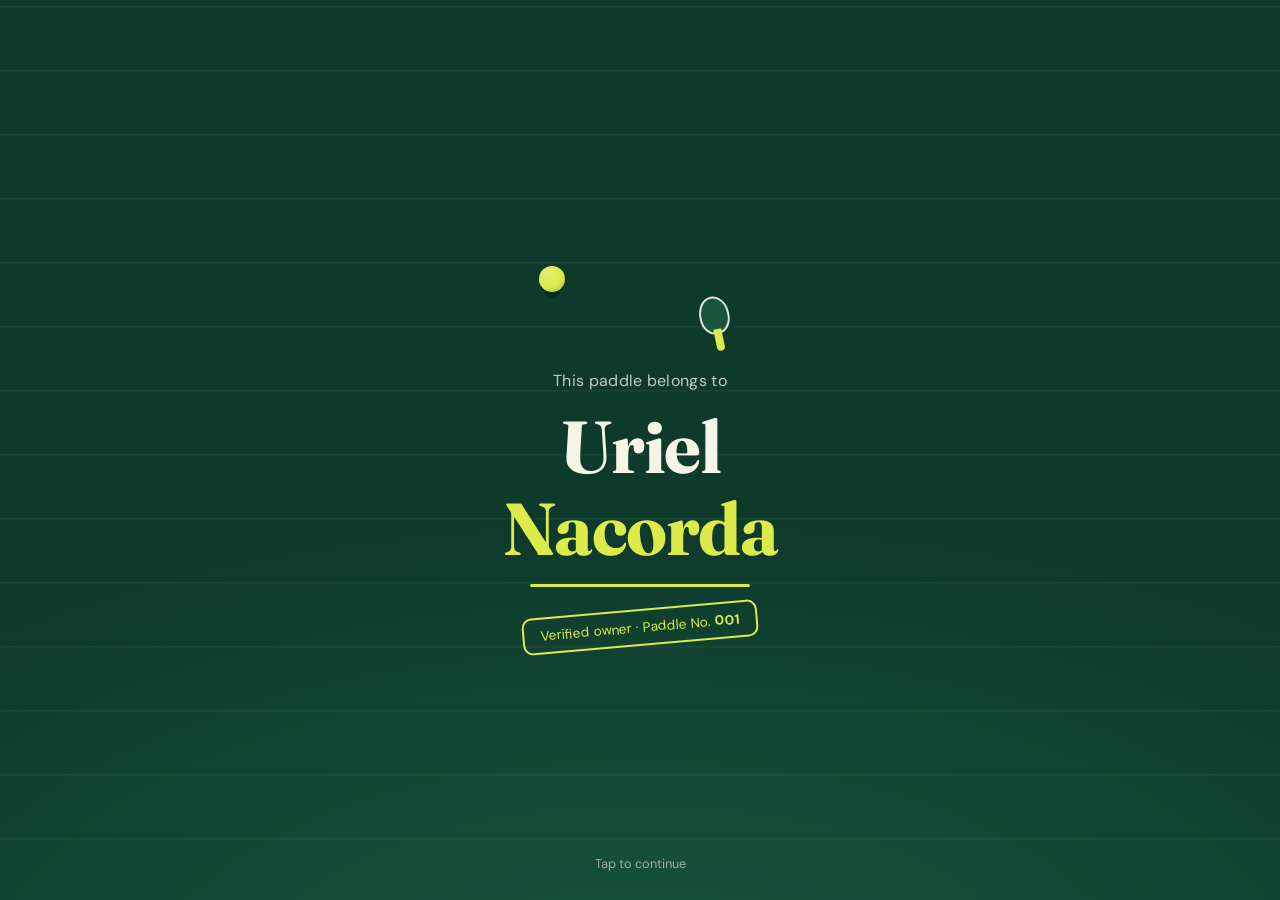
<file: index.html>
<!doctype html>
<html lang="en">
  <head>
    <meta charset="UTF-8" />
    <meta
      name="viewport"
      content="width=device-width, initial-scale=1, viewport-fit=cover"
    />
    <meta name="theme-color" content="#f6f3e8" />
    <title>Paddle ID</title>
    <link rel="icon" type="image/svg+xml" href="assets/images/favicon.svg" />
    <link rel="preconnect" href="https://fonts.googleapis.com" />
    <link rel="preconnect" href="https://fonts.gstatic.com" crossorigin />
    <link
      href="https://fonts.googleapis.com/css2?family=Fraunces:opsz,wght@9..144,600;9..144,700&family=DM+Sans:wght@400;500;700&display=swap"
      rel="stylesheet"
    />
    <link rel="stylesheet" href="assets/css/style.css" />
  </head>
  <body class="locked">
    <!-- ===== Ownership reveal ===== -->
    <div
      class="splash"
      id="splash"
      role="button"
      tabindex="0"
      aria-label="Skip intro"
    >
      <div class="splash__inner">
        <div class="volley" aria-hidden="true">
          <div class="ball"></div>
          <div class="paddle"></div>
        </div>
        <p class="kicker">This paddle belongs to</p>
        <h2 class="owner">
          <span class="mask"><span>Uriel</span></span>
          <span class="mask"><span>Nacorda</span></span>
        </h2>
        <div class="rule" aria-hidden="true"></div>
        <p class="stamp">
          Verified owner · Paddle No. <b id="paddleNo">001</b>
        </p>
      </div>
      <p class="hint">Tap to continue</p>
    </div>

    <!-- ===== Profile ===== -->
    <main class="profile-page" id="page">
      <header class="bar">
        <a class="bar__brand" href="brand.html" aria-label="PaddleID — about the brand">
          <img class="brand-mark" src="assets/images/favicon.svg" alt="" />
          <span>Paddle<span>ID</span></span>
        </a>
        <div class="bar__meta">
          <div class="bar__account">
            <button
              class="icon-btn"
              id="themeOpen"
              type="button"
              aria-label="Choose a color theme"
              aria-haspopup="dialog"
              aria-controls="themePicker"
              title="Choose a color theme"
            >
              ◉
            </button>
            <button class="icon-btn" id="replay" aria-label="Replay intro">
              ↻
            </button>
          </div>
        </div>
      </header>

      <section class="head">
        <div class="head__profile">
          <div class="ring">
            <div class="avatar">
              <button class="avatar__trigger" id="imageOpen" aria-label="View photo of Uriel Nacorda">
                <img src="assets/images/Pic1.jpg" alt="">
              </button>
            </div>
          </div>
          <h1 class="profile-name">
            Uriel Nacorda
            <svg class="verified" viewBox="0 0 24 24" aria-label="Verified owner">
              <path
                d="M12 1.8l2.5 1.7 3-.2 1.2 2.8 2.7 1.4-.4 3 1.5 2.6-1.9 2.4.1 3-2.9.9-1.8 2.4-2.8-1.1-2.8 1.1-1.8-2.4-2.9-.9.1-3-1.9-2.4 1.5-2.6-.4-3 2.7-1.4 1.2-2.8 3 .2z"
                fill="var(--court)"
              />
              <path
                d="M8 12.3l2.7 2.7L16.2 9.5"
                fill="none"
                stroke="var(--ball)"
                stroke-width="2.2"
                stroke-linecap="round"
                stroke-linejoin="round"
              />
            </svg>
          </h1>
          <p class="profile-handle">@urielnacorda · Beginner player just starting out!</p>
          <p class="profile-role">Pickleball player · Cebu, PH</p>
        </div>
      </section>

      <section class="idcard" aria-label="Owner verification">
        <div class="idcard__top">
          <span class="idcard__verified"><span aria-hidden="true">✓</span> Verified owner</span>
        </div>
      </section>

      <ul class="stats" aria-label="Player statistics">
        <li><b>2.0</b><span>DUPR self rating</span></li>
      </ul>

      <div class="actions">
        <button class="btn btn--main" data-sheet="found">
          Found this paddle? Contact Uriel Nacorda
        </button>
        
      </div>

      <ul class="highlights" id="highlights"></ul>

      <div class="grid-tabs">
        <span class="on">Gallery</span>
      </div>
      <div class="grid" id="grid"></div>
    </main>

    <dialog class="sheet" id="sheet">
      <div class="sheet__grab"></div>
      <h3 id="sheetTitle"></h3>
      <div id="sheetBody"></div>
      <button class="btn sheet__close" id="sheetClose">Close</button>
    </dialog>

    <dialog class="theme-picker" id="themePicker" aria-labelledby="themeTitle">
      <header class="theme-picker__header">
        <div>
          <h2 id="themeTitle">Choose a color theme</h2>
          <p>Pick a palette to recolor this profile.</p>
        </div>
        <button class="theme-picker__close" id="themeClose" type="button" aria-label="Close color themes">×</button>
      </header>
      <p class="theme-picker__status" id="themeStatus" aria-live="polite">Select a palette to preview it on your profile.</p>
      <div class="theme-picker__list" id="themeList"></div>
    </dialog>

    <dialog class="image-viewer" id="imageViewer" aria-label="Photo of Uriel Nacorda">
      <button class="image-viewer__close" id="imageClose" aria-label="Close image">×</button>
      <img src="assets/images/Pic1.jpg" alt="Uriel Nacorda">
    </dialog>

    <dialog class="post-viewer" id="postViewer" aria-label="Posts">
      <header class="post-viewer__header">
        <h2>Posts</h2>
        <button class="post-viewer__close" id="postClose" aria-label="Close posts">×</button>
      </header>
      <div class="post-feed" id="postFeed"></div>
    </dialog>

    <script src="assets/js/script.js"></script>
  </body>
</html>
</file>
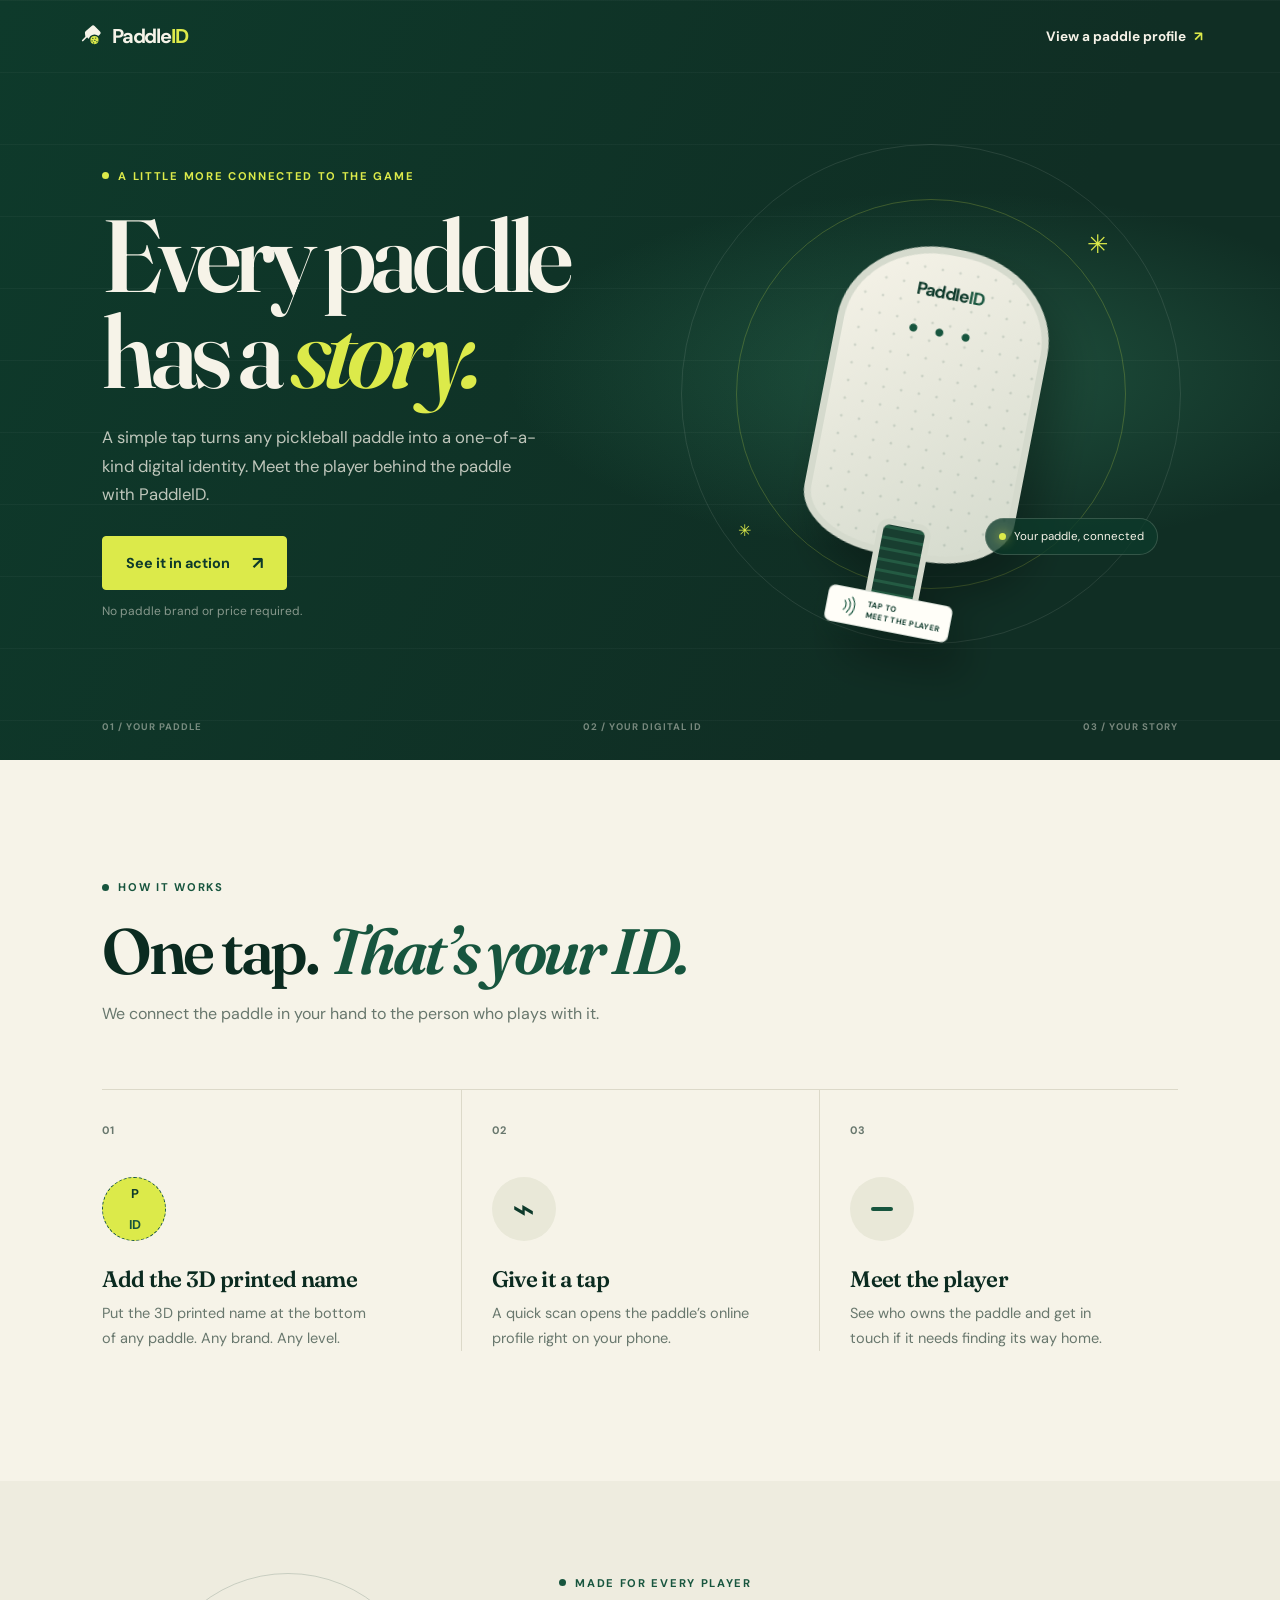
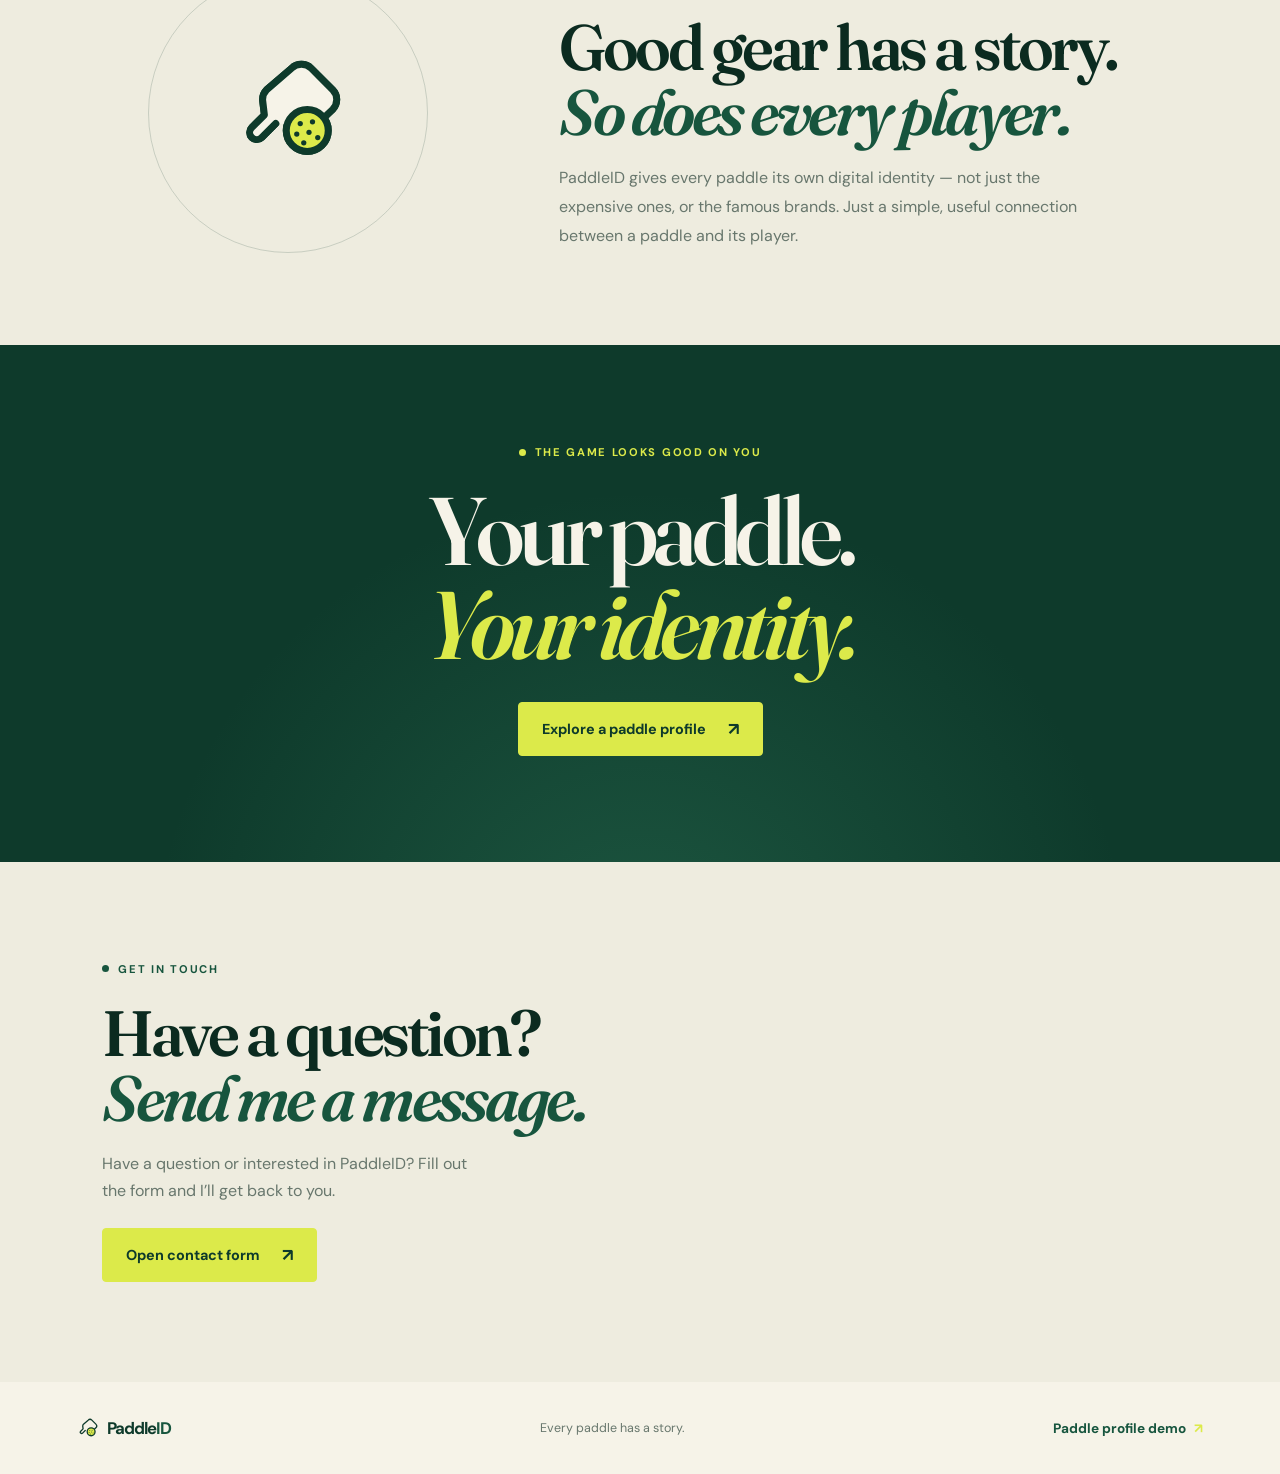
<file: brand.html>
<!doctype html>
<html lang="en">
  <head>
    <meta charset="UTF-8" />
    <meta name="viewport" content="width=device-width, initial-scale=1" />
    <meta name="theme-color" content="#0e3a2b" />
    <meta
      name="description"
      content="Every paddle has a story. Give yours a digital identity with PaddleID — tap an NFC sticker to meet the player behind the paddle."
    />
    <title>PaddleID — Every paddle has a story</title>
    <link rel="icon" type="image/svg+xml" href="assets/images/favicon.svg" />
    <link rel="preconnect" href="https://fonts.googleapis.com" />
    <link rel="preconnect" href="https://fonts.gstatic.com" crossorigin />
    <link
      href="https://fonts.googleapis.com/css2?family=Fraunces:opsz,wght@9..144,600;9..144,700&family=DM+Sans:wght@400;500;700&display=swap"
      rel="stylesheet"
    />
    <link rel="stylesheet" href="assets/css/brand.css" />
  </head>
  <body class="brand-page">
    <header class="site-header">
      <a class="wordmark" href="brand.html" aria-label="PaddleID home">
        <img class="brand-mark" src="assets/images/favicon.svg" alt="" />
        <span>Paddle<span>ID</span></span>
      </a>
      <a class="header-link" href="index.html">View a paddle profile <span aria-hidden="true">↗</span></a>
    </header>

    <main>
      <section class="hero">
        <div class="hero__copy">
          <p class="eyebrow"><span></span> A little more connected to the game</p>
          <h1>Every paddle<br />has a <em>story.</em></h1>
          <p class="hero__description">
            A simple tap turns any pickleball paddle into a one-of-a-kind digital identity.
            Meet the player behind the paddle with PaddleID.
          </p>
          <a class="button" href="index.html">See it in action <span aria-hidden="true">↗</span></a>
          <p class="hero__note">No paddle brand or price required.</p>
        </div>

        <div class="hero-art" aria-label="A PaddleID NFC tag at the bottom of the paddle handle">
          <div class="orbit orbit--one"></div>
          <div class="orbit orbit--two"></div>
          <div class="paddle">
            <span class="paddle__face">
              <span class="paddle__brand">Paddle<span>ID</span></span>
              <span class="paddle__dots" aria-hidden="true">● ● ●</span>
            </span>
            <span class="paddle__grip"></span>
            <span class="paddle__tag">
              <svg viewBox="0 0 40 40" aria-hidden="true">
                <path d="M14 12a12 12 0 0 1 0 16M20 8a18 18 0 0 1 0 24M26 4a24 24 0 0 1 0 32" />
              </svg>
              <span>tap to<br />meet the player</span>
            </span>
          </div>
          <div class="scan-label"><span class="scan-label__dot"></span> Your paddle, connected</div>
          <span class="hero-art__spark hero-art__spark--one" aria-hidden="true">✳</span>
          <span class="hero-art__spark hero-art__spark--two" aria-hidden="true">✳</span>
        </div>
        <div class="hero__footer">
          <span>01 / YOUR PADDLE</span>
          <span>02 / YOUR DIGITAL ID</span>
          <span>03 / YOUR STORY</span>
        </div>
      </section>

      <section class="how" id="how-it-works">
        <div class="section-heading">
          <p class="eyebrow"><span></span> How it works</p>
          <h2>One tap. <em>That’s your ID.</em></h2>
          <p>We connect the paddle in your hand to the person who plays with it.</p>
        </div>
        <div class="steps">
          <article class="step">
            <span class="step__number">01</span>
            <div class="step__icon step__icon--sticker" aria-hidden="true">P<span>ID</span></div>
            <h3>Add the 3D printed name</h3>
            <p>Put the 3D printed name at the bottom of any paddle. Any brand. Any level.</p>
          </article>
          <article class="step">
            <span class="step__number">02</span>
            <div class="step__icon step__icon--tap" aria-hidden="true">⌁</div>
            <h3>Give it a tap</h3>
            <p>A quick scan opens the paddle’s online profile right on your phone.</p>
          </article>
          <article class="step">
            <span class="step__number">03</span>
            <div class="step__icon step__icon--profile" aria-hidden="true">
              <span></span><span></span><span></span>
            </div>
            <h3>Meet the player</h3>
            <p>See who owns the paddle and get in touch if it needs finding its way home.</p>
          </article>
        </div>
      </section>

      <section class="manifesto">
        <div class="manifesto__mark" aria-hidden="true">
          <img class="brand-mark" src="assets/images/favicon.svg" alt="" />
        </div>
        <div>
          <p class="eyebrow"><span></span> Made for every player</p>
          <h2>Good gear has a story.<br /><em>So does every player.</em></h2>
          <p>
            PaddleID gives every paddle its own digital identity — not just the expensive
            ones, or the famous brands. Just a simple, useful connection between a paddle
            and its player.
          </p>
        </div>
      </section>

      <section class="closing">
        <p class="eyebrow"><span></span> The game looks good on you</p>
        <h2>Your paddle.<br /><em>Your identity.</em></h2>
        <a class="button button--light" href="index.html">Explore a paddle profile <span aria-hidden="true">↗</span></a>
      </section>

      <section class="contact" id="contact">
        <div class="contact__copy">
          <p class="eyebrow"><span></span> Get in touch</p>
          <h2>Have a question?<br /><em>Send me a message.</em></h2>
          <p>Have a question or interested in PaddleID? Fill out the form and I’ll get back to you.</p>
          <a
            class="button"
            href="https://forms.gle/tfFuWHApiyFoaRMC9"
            target="_blank"
            rel="noopener noreferrer"
          >Open contact form <span aria-hidden="true">↗</span></a>
        </div>
      </section>
    </main>

    <footer class="site-footer">
      <a class="wordmark" href="brand.php">
        <img class="brand-mark" src="assets/images/favicon.svg" alt="" />
        <span>Paddle<span>ID</span></span>
      </a>
      <p>Every paddle has a story.</p>
      <a href="index.html">Paddle profile demo <span aria-hidden="true">↗</span></a>
    </footer>
  </body>
</html>
</file>
<file: assets/css/style.css>
:root {
  --pine: #0e3a2b;
  --court: #17553e;
  --paper: #f6f3e8;
  --card: #ffffff;
  --ink: #0b2b20;
  --mute: #5d6f66;
  --hair: #dcd9c9;
  --ball: #dcea4a;
  --serif: "Fraunces", Georgia, "Times New Roman", serif;
  --sans: "DM Sans", system-ui, -apple-system, "Segoe UI", Roboto, sans-serif;
}
*,
*::before,
*::after {
  box-sizing: border-box;
}
html {
  -webkit-text-size-adjust: 100%;
}
body {
  margin: 0;
  font-family: var(--sans);
  color: var(--paper);
  background: var(--pine);
}
body.locked {
  overflow: hidden;
}
button {
  font: inherit;
  color: inherit;
  cursor: pointer;
}
:focus-visible {
  outline: 3px solid var(--court);
  outline-offset: 2px;
}

/* =============== SPLASH (ownership reveal) =============== */
.splash {
  position: fixed;
  inset: 0;
  z-index: 20;
  display: grid;
  place-items: center;
  background:
    linear-gradient(color-mix(in srgb, var(--paper) 7%, transparent) 1px, transparent 1px) 0 62% / 100%
      64px,
    radial-gradient(120% 80% at 50% 110%, var(--court), var(--pine) 65%);
  color: var(--paper);
  text-align: center;
  padding: 24px;
  transition: transform 0.9s cubic-bezier(0.77, 0, 0.18, 1);
  cursor: pointer;
}
.splash.leave {
  transform: translateY(-100%);
}
.splash__inner {
  display: grid;
  justify-items: center;
  gap: 14px;
}

.volley {
  position: relative;
  width: min(220px, 70vw);
  height: 92px;
}
.ball {
  position: absolute;
  top: 0;
  left: 0;
  width: 26px;
  height: 26px;
  border-radius: 50%;
  background: radial-gradient(
    circle at 35% 30%,
    color-mix(in srgb, var(--ball) 72%, var(--paper)),
    var(--ball) 55%,
    color-mix(in srgb, var(--ball) 72%, var(--pine))
  );
  box-shadow: 0 10px 0 -4px rgba(0, 0, 0, 0.18);
  animation: volley 2.3s cubic-bezier(0.45, 0, 0.55, 1) both;
}
@keyframes volley {
  0% {
    left: 80%;
    top: 62px;
  }
  10% {
    left: 4%;
    top: 12px;
  }
  20% {
    left: 80%;
    top: 62px;
  }
  30% {
    left: 4%;
    top: 12px;
  }
  40% {
    left: 80%;
    top: 62px;
  }
  50% {
    left: 4%;
    top: 12px;
  }
  60% {
    left: 80%;
    top: 62px;
  }
  70%,
  100% {
    left: 4%;
    top: 12px;
  }
}
.paddle {
  position: absolute;
  top: 42px;
  left: 78%;
  width: 30px;
  height: 38px;
  border: 2px solid color-mix(in srgb, var(--paper) 90%, transparent);
  border-radius: 50% 50% 45% 45%;
  background: var(--court);
  transform: rotate(-12deg);
  transform-origin: 50% 85%;
  animation: paddle-volley 2.4s ease-in-out both;
}
.paddle::after {
  position: absolute;
  top: 31px;
  left: 9px;
  width: 8px;
  height: 22px;
  border-radius: 0 0 4px 4px;
  background: var(--ball);
  content: "";
}
@keyframes paddle-volley {
  0%,
  14%,
  34%,
  54%,
  70%,
  100% {
    transform: rotate(-12deg);
  }
  20%,
  40%,
  60% {
    transform: rotate(28deg);
  }
}

.kicker {
  margin: 10px 0 0;
  font-size: 1rem;
  color: color-mix(in srgb, var(--paper) 78%, transparent);
  opacity: 0;
  animation:
    fadeIn 0.9s ease 2.3s forwards,
    track 1.4s ease 2.3s both;
}
@keyframes track {
  from {
    letter-spacing: 0.28em;
  }
  to {
    letter-spacing: 0.02em;
  }
}
@keyframes fadeIn {
  to {
    opacity: 1;
  }
}

.owner {
  margin: 0;
  display: flex;
  flex-direction: column;
  align-items: center;
  font: 700 clamp(2.8rem, 15vw, 4.6rem)/1 var(--serif);
  letter-spacing: -0.02em;
}
.mask {
  display: block;
  overflow: hidden;
  padding: 0.06em 0.04em;
}
.mask > span {
  display: block;
  transform: translateY(110%);
  animation: rise 0.9s cubic-bezier(0.2, 0.8, 0.2, 1) forwards;
}
.mask:nth-child(1) > span {
  animation-delay: 2.6s;
}
.mask:nth-child(2) > span {
  animation-delay: 2.8s;
  color: var(--ball);
}
@keyframes rise {
  to {
    transform: translateY(0);
  }
}

.rule {
  height: 3px;
  width: min(220px, 60vw);
  border-radius: 2px;
  background: var(--ball);
  transform: scaleX(0);
  transform-origin: left;
  animation: draw 0.8s ease 3.6s forwards;
}
@keyframes draw {
  to {
    transform: scaleX(1);
  }
}

.stamp {
  margin: 8px 0 0;
  padding: 8px 16px;
  font-size: 0.85rem;
  border: 2px solid var(--ball);
  border-radius: 10px;
  color: var(--ball);
  opacity: 0;
  transform: rotate(-5deg) scale(2);
  animation: stamp 0.45s cubic-bezier(0.2, 0.9, 0.3, 1.2) 4.1s forwards;
}
@keyframes stamp {
  to {
    opacity: 1;
    transform: rotate(-5deg) scale(1);
  }
}

.hint {
  position: absolute;
  bottom: max(28px, env(safe-area-inset-bottom));
  margin: 0;
  font-size: 0.8rem;
  color: color-mix(in srgb, var(--paper) 60%, transparent);
  opacity: 0;
  animation: fadeIn 0.6s ease 4.7s forwards;
}

/* =============== PROFILE =============== */
.profile-page {
  max-width: 768px;
  margin: 0 auto;
  min-height: 100dvh;
  padding-bottom: 40px;
  background: var(--pine);
  color: var(--paper);
}

.bar {
  position: sticky;
  top: 0;
  z-index: 5;
  display: flex;
  align-items: center;
  justify-content: space-between;
  gap: 8px;
  padding: max(12px, env(safe-area-inset-top)) 16px 12px;
  background: color-mix(in srgb, var(--pine) 92%, transparent);
  backdrop-filter: blur(8px);
}
.bar__brand {
  display: inline-flex;
  align-items: center;
  gap: 7px;
  color: var(--paper);
  font-size: 1rem;
  font-weight: 700;
  letter-spacing: -0.045em;
  text-decoration: none;
}
.bar__brand .brand-mark {
  display: block;
  width: 24px;
  height: 30px;
  flex: 0 0 auto;
  object-fit: contain;
}
.bar__brand span span {
  color: var(--ball);
}
.bar__meta {
  display: flex;
  align-items: center;
  gap: 12px;
}
.bar__location {
  color: color-mix(in srgb, var(--paper) 72%, transparent);
  font-size: 0.9rem;
  white-space: nowrap;
}
.bar__account {
  display: flex;
  align-items: center;
  gap: 4px;
}
.verified {
  width: 16px;
  height: 16px;
  flex: 0 0 auto;
}
.icon-btn {
  width: 40px;
  height: 40px;
  border: 0;
  border-radius: 50%;
  background: transparent;
  color: var(--paper);
  font-size: 1.3rem;
}
.icon-btn:active {
  background: var(--court);
}

.theme-picker {
  width: min(94vw, 480px);
  max-width: none;
  max-height: min(86dvh, 800px);
  margin: auto;
  padding: 18px;
  overflow-y: auto;
  border: 0;
  border-radius: 18px;
  background: var(--paper);
  color: var(--ink);
}
.theme-picker::backdrop {
  background: rgba(0, 0, 0, 0.58);
}
.theme-picker__header {
  position: sticky;
  top: -18px;
  z-index: 1;
  display: flex;
  align-items: flex-start;
  justify-content: space-between;
  gap: 12px;
  margin: -18px -18px 0;
  padding: 18px;
  background: var(--paper);
}
.theme-picker__header h2 {
  margin: 0;
  font: 700 1.25rem var(--serif);
}
.theme-picker__header p {
  margin: 3px 0 0;
  color: var(--mute);
  font-size: 0.86rem;
}
.theme-picker__close {
  display: grid;
  flex: 0 0 auto;
  place-items: center;
  width: 36px;
  height: 36px;
  padding: 0;
  border: 0;
  border-radius: 50%;
  background: var(--card);
  font-size: 1.5rem;
}
.theme-picker__status {
  min-height: 1.4em;
  margin: 0 0 12px;
  color: var(--mute);
  font-size: 0.84rem;
}
.theme-picker__list {
  display: grid;
  grid-template-columns: repeat(2, minmax(0, 1fr));
  gap: 10px;
}
.theme-picker__option {
  min-width: 0;
  padding: 7px;
  border: 1px solid var(--hair);
  border-radius: 12px;
  background: var(--card);
  text-align: left;
}
.theme-picker__option[aria-pressed="true"] {
  border: 2px solid var(--court);
  padding: 6px;
}
.theme-picker__swatches {
  display: grid;
  grid-template-columns: repeat(5, 1fr);
  height: 52px;
  overflow: hidden;
  border-radius: 7px;
}
.theme-picker__swatch {
  min-width: 0;
}
.theme-picker__meta {
  display: flex;
  justify-content: space-between;
  gap: 8px;
  margin-top: 7px;
  color: var(--mute);
  font-size: 0.73rem;
}
.theme-picker__meta span {
  overflow: hidden;
  text-overflow: ellipsis;
  white-space: nowrap;
}
.head {
  padding: 24px 20px 0;
  text-align: center;
}
.head__profile {
  display: grid;
  justify-items: center;
  gap: 8px;
}
.ring {
  flex: none;
  padding: 5px;
  border-radius: 50%;
  background: var(--ball);
}
.avatar {
  width: clamp(112px, 25vw, 192px);
  height: clamp(112px, 25vw, 192px);
  border-radius: 50%;
  display: grid;
  place-items: center;
  overflow: hidden;
  background: var(--court);
  color: var(--paper);
  border: 3px solid var(--pine);
  font: 700 1.8rem var(--serif);
}
.avatar img {
  width: 100%;
  height: 100%;
  object-fit: cover;
}
.avatar__trigger {
  display: block;
  width: 100%;
  height: 100%;
  padding: 0;
  border: 0;
  background: none;
}
.avatar__trigger:focus-visible {
  outline: 2px solid var(--ball);
  outline-offset: -2px;
}

.profile-name {
  display: flex;
  align-items: center;
  justify-content: center;
  gap: 8px;
  margin: 10px 0 0;
  font-size: clamp(1.65rem, 5vw, 3rem);
  line-height: 1.1;
  letter-spacing: -0.04em;
}
.profile-name .verified {
  width: clamp(18px, 3vw, 26px);
  height: clamp(18px, 3vw, 26px);
}
.profile-handle,
.profile-role {
  margin: 0;
  color: color-mix(in srgb, var(--paper) 68%, transparent);
  font-size: clamp(0.88rem, 2.8vw, 1.35rem);
  line-height: 1.4;
}
.profile-role {
  font-size: 0.88rem;
}

.stats {
  display: grid;
  grid-template-columns: minmax(0, 1fr);
  gap: clamp(10px, 2.5vw, 18px);
  margin: 18px clamp(16px, 5.2vw, 40px) 0;
  padding: 0;
  list-style: none;
  text-align: center;
}
.stats li {
  display: grid;
  align-content: center;
  gap: 2px;
  min-height: clamp(84px, 16.7vw, 128px);
  padding: 12px 6px;
  border-radius: clamp(18px, 4vw, 32px);
  background: color-mix(in srgb, var(--court) 28%, var(--pine));
}
.stats b {
  display: block;
  font: 700 clamp(1.55rem, 5.8vw, 3rem) var(--sans);
  line-height: 1.05;
}
.stats span {
  color: color-mix(in srgb, var(--paper) 68%, transparent);
  font-size: clamp(0.72rem, 2.3vw, 1.15rem);
}

/* Owner verification */
.idcard {
  margin: 32px clamp(16px, 5.2vw, 40px) 0;
  padding: clamp(20px, 5.8vw, 44px);
  border-radius: clamp(24px, 6vw, 56px);
  background: var(--ball);
  color: var(--ink);
}
.idcard__top {
  display: flex;
  justify-content: center;
  align-items: center;
  gap: 12px;
  font-size: clamp(0.72rem, 2.3vw, 1.2rem);
  font-weight: 700;
  letter-spacing: 0.1em;
  text-align: center;
  text-transform: uppercase;
}
.idcard__verified {
  display: inline-flex;
  align-items: center;
  gap: 8px;
  white-space: nowrap;
}
.idcard__verified span {
  font-size: 1.3em;
}
.actions {
  display: flex;
  gap: 8px;
  margin: 32px clamp(16px, 5.2vw, 40px) 0;
}
.btn {
  min-height: 42px;
  padding: 10px 16px;
  border: 0;
  border-radius: 10px;
  background: var(--hair);
  font-weight: 700;
  font-size: 0.9rem;
  transition: transform 0.12s ease;
}
.btn:active {
  transform: scale(0.97);
}
.btn--main {
  flex: 1;
  min-height: clamp(58px, 14vw, 108px);
  border: 3px solid var(--ball);
  border-radius: 999px;
  background: transparent;
  color: var(--ball);
  font-size: clamp(0.9rem, 3.1vw, 1.5rem);
}

/* Highlights */
.highlights {
  display: flex;
  gap: 16px;
  margin: 0;
  padding: 18px 16px 4px;
  list-style: none;
  overflow-x: auto;
  scrollbar-width: none;
}
.highlights::-webkit-scrollbar {
  display: none;
}
.hl {
  flex: none;
  display: block;
  width: 68px;
  color: inherit;
  text-decoration: none;
  text-align: center;
}
.hl__circle {
  display: grid;
  place-items: center;
  width: 64px;
  height: 64px;
  margin: 0 auto 6px;
  border-radius: 50%;
  font-size: 1.6rem;
  background: var(--card);
  border: 2px solid var(--hair);
}
.hl__circle svg {
  width: 29px;
  height: 29px;
  fill: currentColor;
  color: var(--court);
}
.hl span {
  font-size: 0.78rem;
}
.hl:focus-visible {
  border-radius: 8px;
}

/* Grid */
.grid-tabs {
  display: flex;
  margin-top: 14px;
  border-top: 1px solid var(--hair);
}
.grid-tabs span {
  flex: 0 1 160px;
  margin: -1px auto 0;
  text-align: center;
  padding: 12px 0 10px;
  color: var(--mute);
  border-top: 2px solid transparent;
  margin-top: -1px;
}
.grid-tabs .on {
  color: var(--ball);
  border-top-color: var(--ball);
}
.grid {
  display: grid;
  grid-template-columns: repeat(3, 1fr);
  gap: 2px;
}
.tile {
  position: relative;
  display: block;
  width: 100%;
  aspect-ratio: 1;
  border: 0;
  padding: 0;
  overflow: hidden;
  background: var(--hair);
}
.tile img {
  display: block;
  width: 100%;
  height: 100%;
  object-fit: cover;
}
.tile:focus-visible {
  z-index: 1;
}

/* Bottom sheet */
.sheet {
  width: 100%;
  max-width: 480px;
  margin: auto auto 0;
  padding: 10px 18px max(20px, env(safe-area-inset-bottom));
  border: 0;
  border-radius: 22px 22px 0 0;
  background: var(--paper);
  color: var(--ink);
}
.sheet[open] {
  animation: up 0.3s cubic-bezier(0.2, 0.8, 0.2, 1);
}
.sheet::backdrop {
  background: color-mix(in srgb, var(--pine) 55%, transparent);
}
@keyframes up {
  from {
    transform: translateY(40%);
    opacity: 0;
  }
}
.sheet__grab {
  width: 40px;
  height: 4px;
  margin: 0 auto 14px;
  border-radius: 2px;
  background: var(--hair);
}
.sheet h3 {
  margin: 0 0 4px;
  font: 700 1.3rem var(--serif);
}
.sheet p {
  margin: 0 0 12px;
  color: var(--mute);
  font-size: 0.92rem;
  line-height: 1.45;
}
.sheet ul {
  list-style: none;
  margin: 0 0 12px;
  padding: 0;
}
.sheet li {
  display: flex;
  justify-content: space-between;
  gap: 12px;
  padding: 11px 0;
  border-bottom: 1px solid var(--hair);
  font-size: 0.92rem;
}
.sheet li small {
  color: var(--mute);
  text-align: right;
}
.contact {
  display: grid;
  gap: 8px;
  margin-bottom: 12px;
}
.contact a {
  display: block;
  text-align: center;
  text-decoration: none;
  padding: 13px;
  border-radius: 10px;
  background: var(--court);
  color: var(--paper);
  font-weight: 700;
}
.contact a.alt {
  background: var(--hair);
  color: var(--ink);
}
.sheet__close {
  width: 100%;
}

/* Image viewer */
.image-viewer {
  position: fixed;
  width: min(94vw, 1000px);
  max-width: none;
  max-height: 90dvh;
  margin: auto;
  padding: 52px 12px 12px;
  overflow: visible;
  border: 0;
  border-radius: 14px;
  background: var(--ink);
}
.image-viewer::backdrop {
  background: rgba(0, 0, 0, 0.82);
}
.image-viewer img {
  display: block;
  max-width: 100%;
  max-height: calc(90dvh - 64px);
  margin: 0 auto;
  object-fit: contain;
}
.image-viewer__close {
  position: absolute;
  top: 8px;
  right: 8px;
  display: grid;
  place-items: center;
  width: 40px;
  height: 40px;
  padding: 0;
  border: 0;
  border-radius: 50%;
  background: rgba(255, 255, 255, 0.16);
  color: white;
  font-size: 1.8rem;
  line-height: 1;
}
.image-viewer__close:focus-visible {
  outline-color: white;
}

/* Scrollable social post feed */
.post-viewer {
  width: min(100vw, 640px);
  max-width: none;
  height: min(92dvh, 960px);
  max-height: none;
  margin: auto;
  padding: 0;
  overflow: hidden;
  border: 0;
  border-radius: 14px;
  background: var(--paper);
  color: var(--ink);
}
.post-viewer::backdrop {
  background: rgba(0, 0, 0, 0.68);
}
.post-viewer__header {
  position: relative;
  z-index: 1;
  display: flex;
  align-items: center;
  justify-content: center;
  height: 54px;
  border-bottom: 1px solid var(--hair);
  background: var(--paper);
}
.post-viewer__header h2 {
  margin: 0;
  font-size: 1rem;
}
.post-viewer__close {
  position: absolute;
  top: 7px;
  right: 10px;
  display: grid;
  place-items: center;
  width: 40px;
  height: 40px;
  padding: 0;
  border: 0;
  border-radius: 50%;
  background: transparent;
  font-size: 1.8rem;
}
.post-feed {
  height: calc(100% - 54px);
  overflow-y: auto;
  overscroll-behavior: contain;
  scroll-behavior: smooth;
}
.post-card {
  padding-bottom: 18px;
  border-bottom: 1px solid var(--hair);
  scroll-margin-top: 8px;
}
.post-card__header {
  display: flex;
  align-items: center;
  gap: 10px;
  padding: 12px 14px;
}
.post-card__avatar {
  width: 36px;
  height: 36px;
  border: 2px solid var(--court);
  border-radius: 50%;
  object-fit: cover;
}
.post-card__account {
  font-size: 0.88rem;
  font-weight: 700;
}
.post-card__location {
  display: block;
  color: var(--mute);
  font-size: 0.75rem;
}
.post-card__photo {
  display: block;
  width: 100%;
  max-height: 68dvh;
  padding: 0;
  overflow: hidden;
  border: 0;
  background: #111;
}
.post-card__photo img {
  display: block;
  width: 100%;
  max-height: 68dvh;
  object-fit: contain;
}
.post-card__body {
  padding: 10px 14px 0;
}
.post-card__actions {
  display: flex;
  gap: 16px;
  margin-bottom: 8px;
}
.post-action {
  padding: 2px 0;
  border: 0;
  background: transparent;
  font-size: 0.9rem;
}
.post-action--like.is-liked {
  color: #c32d45;
}
.post-card__likes {
  margin: 0 0 6px;
  font-size: 0.86rem;
  font-weight: 700;
}
.post-card__caption {
  margin: 0 0 6px;
  font-size: 0.88rem;
  line-height: 1.45;
}
.post-card__caption strong {
  margin-right: 5px;
}
.post-card__comments {
  display: grid;
  gap: 4px;
  margin: 8px 0;
  padding: 0;
  list-style: none;
  font-size: 0.86rem;
}
.post-card__comment strong {
  margin-right: 5px;
}
.post-card__comment-form {
  display: flex;
  gap: 8px;
  margin-top: 8px;
  padding-top: 8px;
  border-top: 1px solid var(--hair);
}
.post-card__comment-input {
  min-width: 0;
  flex: 1;
  padding: 8px 0;
  border: 0;
  background: transparent;
  color: var(--ink);
  font: inherit;
  font-size: 0.86rem;
}
.post-card__comment-submit {
  padding: 6px 0 6px 8px;
  border: 0;
  background: transparent;
  color: var(--court);
  font: inherit;
  font-size: 0.86rem;
  font-weight: 700;
}
.post-card__share-status {
  min-height: 1.2em;
  margin: 4px 0 0;
  color: var(--mute);
  font-size: 0.78rem;
}

@media (min-width: 520px) {
  body {
    background: color-mix(in srgb, var(--pine) 80%, var(--ink));
  }
  .profile-page {
    box-shadow: 0 0 40px color-mix(in srgb, var(--ink) 12%, transparent);
  }
}
@media (min-width: 900px) {
  body {
    background: var(--pine);
  }
  .profile-page {
    display: grid;
    grid-template-columns: minmax(220px, 300px) minmax(0, 1fr);
    grid-template-areas:
      "bar bar"
      "profile card"
      "profile stats"
      "profile actions"
      "profile highlights"
      "profile tabs"
      "profile grid";
    column-gap: clamp(24px, 3vw, 40px);
    row-gap: 20px;
    width: 100%;
    max-width: none;
    padding-right: clamp(16px, 3vw, 40px);
    padding-left: clamp(16px, 3vw, 40px);
  }
  .bar {
    grid-area: bar;
    padding-right: clamp(24px, 4vw, 40px);
    padding-left: clamp(24px, 4vw, 40px);
  }
  .head {
    grid-area: profile;
    align-self: start;
    position: sticky;
    top: 24px;
    padding: 24px 0 0;
    text-align: left;
  }
  .head__profile {
    justify-items: start;
  }
  .avatar {
    width: 132px;
    height: 132px;
  }
  .profile-name {
    justify-content: flex-start;
    margin-top: 10px;
    font-size: clamp(1.75rem, 3vw, 2.25rem);
  }
  .profile-name .verified {
    width: 22px;
    height: 22px;
  }
  .profile-handle {
    font-size: 0.95rem;
  }
  .profile-role {
    font-size: 0.82rem;
  }
  .idcard {
    grid-area: card;
    justify-self: center;
    width: min(100%, 600px);
    margin: 0;
    padding: clamp(20px, 2vw, 28px);
    border-radius: 28px;
  }
  .stats {
    grid-area: stats;
    justify-self: center;
    width: min(100%, 600px);
    gap: 10px;
    margin: 0;
  }
  .stats li {
    min-height: 0;
    padding: 14px 8px;
    border-radius: 18px;
  }
  .stats b {
    font-size: clamp(1.45rem, 2.5vw, 1.8rem);
  }
  .stats span {
    font-size: 0.76rem;
  }
  .actions {
    grid-area: actions;
    justify-self: center;
    width: min(100%, 600px);
    margin: 0;
  }
  .btn--main {
    min-height: 56px;
    font-size: 1rem;
  }
  .highlights {
    grid-area: highlights;
    align-self: start;
    justify-self: center;
    justify-content: center;
    width: min(100%, 600px);
    gap: 12px;
    padding: 4px 0;
  }
  .hl {
    width: 56px;
  }
  .hl__circle {
    width: 48px;
    height: 48px;
    font-size: 1.3rem;
  }
  .hl__circle svg {
    width: 23px;
    height: 23px;
  }
  .hl span {
    font-size: 0.7rem;
  }
  .grid-tabs {
    grid-area: tabs;
    justify-self: center;
    width: min(100%, 960px);
    margin-top: 0;
  }
  .grid {
    grid-area: grid;
    justify-self: center;
    width: min(100%, 960px);
    gap: 14px;
  }
}

:root[data-palette="default"] {
  color-scheme: light;
}
:root[data-palette="default"] body {
  color: var(--ink);
  background: var(--paper);
}
:root[data-palette="default"] .profile-page {
  background: var(--paper);
  color: var(--ink);
}
:root[data-palette="default"] .bar {
  background: color-mix(in srgb, var(--paper) 92%, transparent);
}
:root[data-palette="default"] .bar__brand,
:root[data-palette="default"] .icon-btn {
  color: var(--ink);
}
:root[data-palette="default"] .bar__brand span span {
  color: var(--court);
}
:root[data-palette="default"] .bar__location,
:root[data-palette="default"] .profile-handle,
:root[data-palette="default"] .profile-role,
:root[data-palette="default"] .stats span {
  color: var(--mute);
}
:root[data-palette="default"] .icon-btn:active {
  color: var(--paper);
}
:root[data-palette="default"] .stats li {
  background: transparent;
}
:root[data-palette="default"] .idcard {
  background: var(--pine);
  color: var(--paper);
}
:root[data-palette="default"] .btn--main {
  border: 0;
  border-radius: 10px;
  background: var(--court);
  color: var(--paper);
}
:root[data-palette="default"] .grid-tabs .on {
  color: var(--court);
  border-top-color: var(--court);
}
@media (min-width: 1400px) {
  .profile-page {
    grid-template-columns: 300px minmax(0, 1fr);
    column-gap: 40px;
  }
}
@media (max-width: 520px) {
  .post-viewer {
    width: 100vw;
    height: 100dvh;
    border-radius: 0;
  }
}
@media (max-width: 420px) {
  .bar__meta {
    gap: 6px;
  }
  .bar__location {
    font-size: 0.78rem;
  }
  .bar__account {
    gap: 0;
  }
  .icon-btn {
    width: 36px;
    height: 36px;
  }
  .idcard__top {
    gap: 6px;
    font-size: 0.68rem;
    letter-spacing: 0.055em;
  }
  .idcard__verified {
    gap: 4px;
  }
}
@media (prefers-reduced-motion: reduce) {
  *,
  *::before,
  *::after {
    animation-duration: 0.01s !important;
    animation-delay: 0s !important;
    transition-duration: 0.01s !important;
  }
}
</file>
<file: assets/css/brand.css>
:root {
  color-scheme: light;
  --pine: #0e3a2b;
  --court: #17553e;
  --paper: #f6f3e8;
  --ink: #0b2b20;
  --mute: #68776d;
  --ball: #dcea4a;
  --serif: "Fraunces", Georgia, "Times New Roman", serif;
  --sans: "DM Sans", system-ui, -apple-system, "Segoe UI", Roboto, sans-serif;
}

*,
*::before,
*::after {
  box-sizing: border-box;
}

html {
  scroll-behavior: smooth;
  -webkit-text-size-adjust: 100%;
}

body {
  margin: 0;
  color: var(--ink);
  background: var(--paper);
  font-family: var(--sans);
}

a {
  color: inherit;
}

a:focus-visible {
  outline: 3px solid var(--court);
  outline-offset: 4px;
}

.site-header,
.site-footer {
  display: flex;
  align-items: center;
  justify-content: space-between;
  gap: 24px;
  padding: 20px max(6vw, calc((100vw - 1200px) / 2));
}

.site-header {
  position: absolute;
  inset: 0 0 auto;
  z-index: 2;
}

.wordmark {
  display: inline-flex;
  align-items: center;
  gap: 9px;
  color: var(--paper);
  font-size: 1.25rem;
  font-weight: 700;
  letter-spacing: -0.055em;
  text-decoration: none;
}

.wordmark .brand-mark {
  display: block;
  width: 26px;
  height: 32px;
  flex: 0 0 auto;
  object-fit: contain;
}

.wordmark > span > span {
  color: var(--ball);
}

.header-link,
.site-footer > a:last-child {
  font-size: 0.85rem;
  font-weight: 700;
  text-decoration: none;
}

.header-link {
  color: var(--paper);
}

.header-link span,
.site-footer > a:last-child span {
  margin-left: 5px;
  color: var(--ball);
}

.hero {
  position: relative;
  display: grid;
  grid-template-columns: 1fr 0.85fr;
  align-items: center;
  min-height: min(760px, 100svh);
  padding: 120px max(8vw, calc((100vw - 1120px) / 2)) 92px;
  overflow: hidden;
  color: var(--paper);
  background:
    radial-gradient(ellipse at 74% 49%, rgba(63, 154, 115, 0.33), transparent 33%),
    linear-gradient(115deg, #0e3a2b, #102e24 72%);
}

.hero::before {
  position: absolute;
  inset: 0;
  background-image: linear-gradient(rgba(246, 243, 232, 0.035) 1px, transparent 1px);
  background-size: 100% 72px;
  content: "";
  pointer-events: none;
}

.hero__copy,
.hero-art {
  position: relative;
  z-index: 1;
}

.eyebrow {
  display: flex;
  align-items: center;
  gap: 9px;
  margin: 0 0 24px;
  color: var(--ball);
  font-size: 0.7rem;
  font-weight: 700;
  letter-spacing: 0.15em;
  text-transform: uppercase;
}

.eyebrow > span {
  width: 7px;
  height: 7px;
  border-radius: 50%;
  background: var(--ball);
}

.hero h1,
.section-heading h2,
.manifesto h2,
.closing h2 {
  margin: 0;
  font-family: var(--serif);
  font-weight: 600;
  letter-spacing: -0.055em;
}

.hero h1 {
  font-size: clamp(4rem, 8vw, 7.1rem);
  line-height: 0.94;
}

.hero h1 em,
.section-heading h2 em,
.manifesto h2 em,
.closing h2 em {
  color: var(--ball);
  font-weight: 600;
}

.hero__description {
  max-width: 440px;
  margin: 24px 0 28px;
  color: rgba(246, 243, 232, 0.76);
  font-size: 1.04rem;
  line-height: 1.7;
}

.button {
  display: inline-flex;
  align-items: center;
  justify-content: center;
  gap: 22px;
  min-height: 54px;
  padding: 0 23px;
  border: 1px solid var(--ball);
  border-radius: 4px;
  color: var(--pine);
  background: var(--ball);
  font-size: 0.9rem;
  font-weight: 700;
  text-decoration: none;
  transition: transform 160ms ease, background 160ms ease;
}

.button:hover {
  transform: translateY(-2px);
  background: #e7f46b;
}

.button span {
  font-size: 1.1rem;
}

.hero__note {
  margin: 13px 0 0;
  color: rgba(246, 243, 232, 0.52);
  font-size: 0.75rem;
}

.hero-art {
  display: grid;
  min-height: 460px;
  place-items: center;
}

.orbit {
  position: absolute;
  width: min(390px, 90%);
  aspect-ratio: 1;
  border: 1px solid rgba(220, 234, 74, 0.22);
  border-radius: 50%;
}

.orbit--two {
  width: min(500px, 115%);
  border-color: rgba(246, 243, 232, 0.1);
}

.paddle {
  position: relative;
  display: flex;
  flex-direction: column;
  align-items: center;
  width: 214px;
  height: 332px;
  padding-top: 19px;
  transform: rotate(11deg);
  filter: drop-shadow(20px 28px 22px rgba(0, 0, 0, 0.28));
}

.paddle__face {
  position: relative;
  display: flex;
  flex: 1;
  flex-direction: column;
  align-items: center;
  width: 100%;
  padding-top: 27px;
  border: 7px solid #d5dacd;
  border-radius: 47% 47% 40% 40% / 28% 28% 17% 17%;
  background:
    radial-gradient(circle at 16px 16px, rgba(14, 58, 43, 0.13) 1px, transparent 1.8px) 0 0 / 18px 18px,
    linear-gradient(145deg, #f6f3e8, #d4dacd);
}

.paddle__brand {
  color: var(--pine);
  font-size: 1.1rem;
  font-weight: 700;
  letter-spacing: -0.06em;
}

.paddle__brand span {
  color: var(--court);
}

.paddle__tag {
  position: absolute;
  bottom: -76px;
  z-index: 1;
  display: flex;
  align-items: center;
  gap: 8px;
  padding: 6px 9px;
  border: 1px solid rgba(14, 58, 43, 0.17);
  border-radius: 7px;
  background: #fffef8;
  box-shadow: 0 8px 20px rgba(14, 58, 43, 0.12);
  color: var(--pine);
  font-size: 0.49rem;
  font-weight: 700;
  line-height: 1.35;
  text-transform: uppercase;
  letter-spacing: 0.04em;
  white-space: nowrap;
}

.paddle__tag svg {
  width: 23px;
  flex: none;
  fill: none;
  stroke: var(--court);
  stroke-linecap: round;
  stroke-width: 2;
}

.paddle__dots {
  margin-top: 22px;
  color: var(--court);
  font-size: 0.65rem;
  letter-spacing: 0.7em;
}

.paddle__grip {
  position: absolute;
  bottom: -76px;
  z-index: 0;
  width: 54px;
  height: 112px;
  border: 6px solid #d5dacd;
  border-radius: 12px 12px 19px 19px;
  background: repeating-linear-gradient(0deg, #183e30 0 8px, #245b43 8px 11px);
}

.scan-label {
  position: absolute;
  right: 4%;
  bottom: 15%;
  display: flex;
  align-items: center;
  gap: 8px;
  padding: 10px 13px;
  border: 1px solid rgba(246, 243, 232, 0.17);
  border-radius: 99px;
  color: var(--paper);
  background: rgba(14, 58, 43, 0.78);
  font-size: 0.72rem;
}

.scan-label__dot {
  width: 7px;
  height: 7px;
  border-radius: 50%;
  background: var(--ball);
  box-shadow: 0 0 12px var(--ball);
}

.hero-art__spark {
  position: absolute;
  color: var(--ball);
  font-size: 1.6rem;
}

.hero-art__spark--one {
  top: 14%;
  right: 14%;
}

.hero-art__spark--two {
  bottom: 18%;
  left: 11%;
  font-size: 1rem;
}

.hero__footer {
  position: absolute;
  right: max(8vw, calc((100vw - 1120px) / 2));
  bottom: 27px;
  left: max(8vw, calc((100vw - 1120px) / 2));
  display: flex;
  justify-content: space-between;
  color: rgba(246, 243, 232, 0.45);
  font-size: 0.6rem;
  font-weight: 700;
  letter-spacing: 0.1em;
}

.how {
  padding: 120px max(8vw, calc((100vw - 1120px) / 2)) 130px;
}

.section-heading {
  max-width: 620px;
  margin-bottom: 62px;
}

.section-heading .eyebrow,
.manifesto .eyebrow,
.closing .eyebrow {
  color: var(--court);
}

.section-heading .eyebrow > span,
.manifesto .eyebrow > span,
.closing .eyebrow > span {
  background: var(--court);
}

.section-heading h2,
.manifesto h2 {
  font-size: clamp(2.7rem, 5vw, 4.5rem);
  line-height: 1.02;
}

.section-heading h2 em,
.manifesto h2 em {
  color: var(--court);
}

.section-heading > p:last-child {
  margin: 18px 0 0;
  color: var(--mute);
  line-height: 1.6;
}

.steps {
  display: grid;
  grid-template-columns: repeat(3, 1fr);
  border-top: 1px solid #dcd9c9;
}

.step {
  position: relative;
  padding: 28px 30px 0 0;
}

.step + .step {
  padding-left: 30px;
  border-left: 1px solid #dcd9c9;
}

.step__number {
  color: var(--mute);
  font-size: 0.68rem;
  font-weight: 700;
  letter-spacing: 0.1em;
}

.step__icon {
  display: grid;
  width: 64px;
  height: 64px;
  margin: 38px 0 24px;
  place-items: center;
  border-radius: 50%;
  color: var(--pine);
  background: #e9e8d8;
}

.step__icon--sticker {
  border: 1px dashed var(--court);
  background: var(--ball);
  font-size: 0.8rem;
  font-weight: 700;
  letter-spacing: -0.07em;
}

.step__icon--sticker span {
  color: var(--court);
}

.step__icon--tap {
  font-size: 2.4rem;
}

.step__icon--profile {
  align-content: center;
  gap: 4px;
  padding: 0 17px;
}

.step__icon--profile span {
  height: 4px;
  border-radius: 4px;
  background: var(--court);
}

.step__icon--profile span:nth-child(2) {
  width: 75%;
}

.step h3 {
  margin: 0 0 9px;
  font: 600 1.4rem var(--serif);
  letter-spacing: -0.03em;
}

.step p {
  max-width: 280px;
  margin: 0;
  color: var(--mute);
  font-size: 0.91rem;
  line-height: 1.7;
}

.manifesto {
  display: grid;
  grid-template-columns: 0.6fr 1fr;
  align-items: center;
  gap: 8%;
  padding: 92px max(8vw, calc((100vw - 1120px) / 2));
  background: #eeecdf;
}

.manifesto__mark {
  display: grid;
  width: min(280px, 100%);
  aspect-ratio: 1;
  margin: auto;
  place-items: center;
  border: 1px solid rgba(14, 58, 43, 0.17);
  border-radius: 50%;
}

.manifesto__mark .brand-mark {
  display: block;
  width: 112px;
  height: 112px;
  object-fit: contain;
  background: center / contain no-repeat url("../images/favicon.svg");
}

.manifesto h2 {
  font-size: clamp(2.6rem, 5vw, 4rem);
}

.manifesto > div:last-child > p:last-child {
  max-width: 550px;
  margin: 20px 0 0;
  color: var(--mute);
  line-height: 1.8;
}

.closing {
  padding: 100px 24px 106px;
  color: var(--paper);
  background:
    radial-gradient(ellipse at 50% 120%, rgba(63, 154, 115, 0.29), transparent 54%),
    var(--pine);
  text-align: center;
}

.closing .eyebrow {
  justify-content: center;
  color: var(--ball);
}

.closing .eyebrow > span {
  background: var(--ball);
}

.closing h2 {
  margin-bottom: 30px;
  font-size: clamp(3.4rem, 8vw, 6rem);
  line-height: 0.98;
}

.contact {
  display: grid;
  grid-template-columns: minmax(0, 680px);
  padding: 100px max(8vw, calc((100vw - 1120px) / 2));
  background: #eeecdf;
}

.contact__copy .eyebrow {
  color: var(--court);
}

.contact__copy .eyebrow > span {
  background: var(--court);
}

.contact__copy h2 {
  margin: 0;
  font: 600 clamp(2.7rem, 5vw, 4rem) / 1.02 var(--serif);
  letter-spacing: -0.055em;
}

.contact__copy h2 em {
  color: var(--court);
}

.contact__copy > p:not(.eyebrow) {
  max-width: 390px;
  margin: 20px 0 24px;
  color: var(--mute);
  line-height: 1.7;
}

.button--light {
  color: var(--pine);
}

.site-footer {
  min-height: 92px;
  padding-top: 22px;
  padding-bottom: 22px;
}

.site-footer .wordmark {
  color: var(--pine);
  font-size: 1.05rem;
}

.site-footer .wordmark .brand-mark {
  width: 21px;
  height: 27px;
}

.site-footer .wordmark > span > span {
  color: var(--court);
}

.site-footer p {
  margin: 0;
  color: var(--mute);
  font-size: 0.78rem;
}

.site-footer > a:last-child {
  color: var(--court);
}

@media (max-width: 760px) {
  .hero {
    grid-template-columns: 1fr 0.8fr;
    min-height: 680px;
    padding-right: 6vw;
    padding-left: 7vw;
  }

  .hero h1 {
    font-size: clamp(3.8rem, 9vw, 5.5rem);
  }

  .hero-art {
    transform: scale(0.83);
  }

  .hero__footer {
    right: 7vw;
    left: 7vw;
  }

  .how,
  .manifesto {
    padding-right: 7vw;
    padding-left: 7vw;
  }

  .manifesto {
    gap: 5%;
  }

  .contact {
    padding-right: 7vw;
    padding-left: 7vw;
  }
}

@media (max-width: 600px) {
  .site-header {
    padding: 17px 22px;
  }

  .wordmark {
    font-size: 1.1rem;
  }

  .header-link {
    font-size: 0.73rem;
  }

  .hero {
    display: block;
    min-height: 900px;
    padding: 150px 24px 90px;
  }

  .hero__description {
    max-width: 380px;
    font-size: 0.96rem;
  }

  .hero-art {
    min-height: 400px;
    margin-top: 12px;
    transform: scale(0.86);
  }

  .scan-label {
    right: 0;
    bottom: 7%;
  }

  .hero__footer {
    right: 24px;
    bottom: 24px;
    left: 24px;
    gap: 10px;
    font-size: 0.48rem;
  }

  .how {
    padding: 82px 24px 88px;
  }

  .section-heading {
    margin-bottom: 40px;
  }

  .steps {
    grid-template-columns: 1fr;
  }

  .step,
  .step + .step {
    display: grid;
    grid-template-columns: 56px 1fr;
    column-gap: 18px;
    padding: 24px 0;
    border-left: 0;
    border-bottom: 1px solid #dcd9c9;
  }

  .step__number {
    grid-row: span 2;
    padding-top: 9px;
  }

  .step__icon {
    display: none;
  }

  .step h3 {
    margin-bottom: 5px;
  }

  .step p {
    max-width: 360px;
  }

  .manifesto {
    grid-template-columns: 1fr;
    gap: 42px;
    padding: 74px 24px;
  }

  .contact {
    grid-template-columns: 1fr;
    padding: 74px 24px;
  }

  .manifesto__mark {
    width: 130px;
  }

  .manifesto__mark .brand-mark {
    width: 64px;
    height: 64px;
  }

  .closing {
    padding: 80px 20px;
  }

  .site-footer {
    flex-wrap: wrap;
    gap: 12px 18px;
    padding: 20px 22px;
  }

  .site-footer p {
    display: none;
  }

  .site-footer > a:last-child {
    font-size: 0.74rem;
  }
}

@media (prefers-reduced-motion: reduce) {
  *,
  *::before,
  *::after {
    scroll-behavior: auto !important;
    transition-duration: 0.01ms !important;
  }
}
</file>
